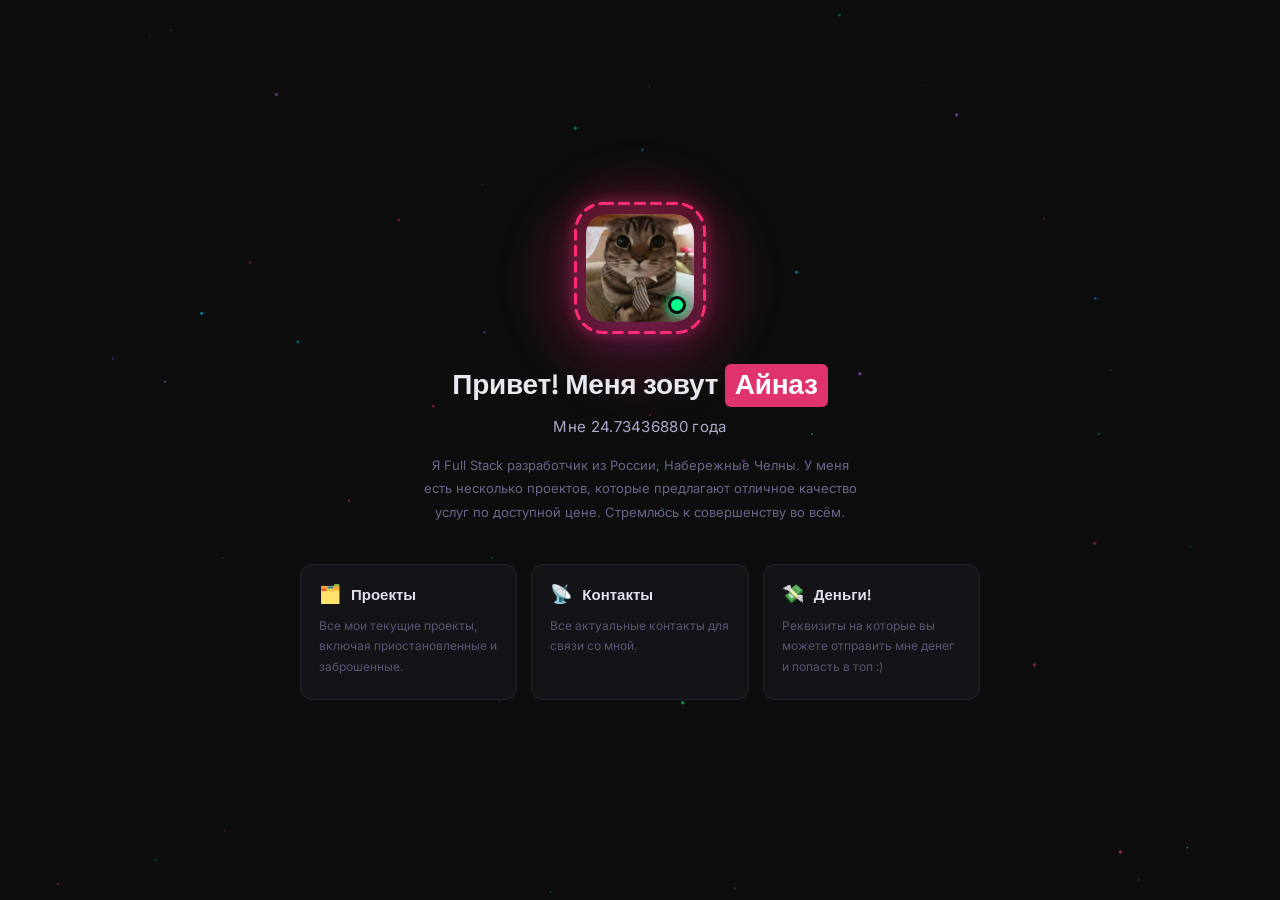
<file: index.html>
<!DOCTYPE html>
<html lang="ru">
<head>
  <meta charset="UTF-8" />
  <meta name="viewport" content="width=device-width, initial-scale=1.0" />
  <title>Айназ — Backend Developer</title>
  <link rel="stylesheet" href="style.css" />
  <style>
    /* ── Page-specific overrides ── */

    body {
      background: #0d0d0d;
    }

    .wrapper {
      justify-content: center;
      gap: 0;
    }

    /* Avatar glow behind */
    .avatar-glow {
      position: absolute;
      width: 260px;
      height: 260px;
      border-radius: 50%;
      background: radial-gradient(circle, rgba(160, 60, 200, 0.38) 0%, rgba(200, 40, 100, 0.15) 45%, transparent 70%);
      top: 50%;
      left: 50%;
      transform: translate(-50%, -50%);
      pointer-events: none;
      z-index: 0;
      filter: blur(12px);
    }

    .avatar-container {
      padding: 14px;
      z-index: 1;
    }

    /* Name with solid pink badge */
    .name-badge {
      display: inline-block;
      background: #e0336e;
      color: #fff;
      font-weight: 700;
      padding: 2px 10px 3px;
      border-radius: 6px;
      font-size: inherit;
      line-height: inherit;
      vertical-align: baseline;
    }

    .hero-name {
      font-size: clamp(22px, 4vw, 28px);
      font-weight: 600;
      margin-bottom: 10px;
      line-height: 1.35;
      letter-spacing: -0.01em;
    }

    /* Age decimal */
    .hero-age {
      font-size: 15px;
      color: #aaaacc;
      margin-bottom: 18px;
    }

    .hero-age #age-display {
      color: #aaaacc;
      font-weight: 400;
    }

    /* Bio */
    .hero-bio {
      font-size: 13px;
      color: #666688;
      line-height: 1.8;
      max-width: 440px;
      margin: 0 auto 40px;
    }

    /* ── Nav cards – reference style ── */
    .nav-cards {
      display: grid;
      grid-template-columns: repeat(3, 1fr);
      gap: 14px;
      max-width: 680px;
      width: 100%;
    }

    @media (max-width: 560px) {
      .nav-cards { grid-template-columns: 1fr; }
    }

    .nav-card {
      padding: 20px 18px 22px;
      border-radius: 12px;
      background: #141418;
      border: 1px solid #222230;
      gap: 0;
    }

    .nav-card-header {
      display: flex;
      align-items: center;
      gap: 10px;
      margin-bottom: 12px;
    }

    .nav-card-icon {
      font-size: 18px;
      line-height: 1;
      flex-shrink: 0;
      transition: transform 0.3s ease;
    }

    .nav-card:hover .nav-card-icon {
      transform: scale(1.2) rotate(-5deg);
    }

    .nav-card-title {
      font-size: 15px;
      font-weight: 600;
      letter-spacing: 0;
      color: #e0e0ee;
    }

    .nav-card-desc {
      font-size: 12px;
      line-height: 1.7;
      color: #555570;
      margin: 0;
    }

    /* hide arrow on main page cards */
    .nav-card-arrow { display: none; }
  </style>
</head>
<body>

  <canvas id="particles"></canvas>

  <div class="wrapper">

    <!-- Glow behind avatar -->
    <div style="position:relative;">
      <div class="avatar-glow"></div>

      <!-- Avatar -->
      <div class="avatar-container anim-fadeup">
        <div class="avatar-ring">
          <img class="avatar-img" src="img/profile.jpg" alt="Айназ" />
          <svg class="avatar-dashed-ring" viewBox="0 0 132 132" xmlns="http://www.w3.org/2000/svg">
            <rect x="1.5" y="1.5" width="129" height="129" rx="28" ry="28"/>
          </svg>
          <div class="avatar-status"></div>
        </div>
      </div>
    </div>

    <!-- Hero text -->
    <div class="hero anim-fadeup delay-2" style="text-align:center;">

      <h1 class="hero-name">
        Привет! Меня зовут <span class="name-badge">Айназ</span>
      </h1>

      <p class="hero-age">
        Мне <span id="age-display">загрузка...</span> года
      </p>

      <p class="hero-bio">
        Я Full Stack разработчик из России, Набережные Челны. У меня есть несколько проектов,
        которые предлагают отличное качество услуг по доступной цене. Стремлюсь к
        совершенству во всём.
      </p>

    </div>

    <!-- Navigation cards -->
    <div class="nav-cards anim-fadeup delay-3">

      <a href="projects.html" class="nav-card neon-cyan">
        <div class="nav-card-header">
          <div class="nav-card-icon">🗂️</div>
          <div class="nav-card-title">Проекты</div>
        </div>
        <div class="nav-card-desc">
          Все мои текущие проекты, включая приостановленные и заброшенные.
        </div>
      </a>

      <a href="contacts.html" class="nav-card neon-pink">
        <div class="nav-card-header">
          <div class="nav-card-icon">📡</div>
          <div class="nav-card-title">Контакты</div>
        </div>
        <div class="nav-card-desc">
          Все актуальные контакты для связи со мной.
        </div>
      </a>

      <a href="donate.html" class="nav-card neon-green">
        <div class="nav-card-header">
          <div class="nav-card-icon">💸</div>
          <div class="nav-card-title">Деньги!</div>
        </div>
        <div class="nav-card-desc">
          Реквизиты на которые вы можете отправить мне денег и попасть в топ&nbsp;:)
        </div>
      </a>

    </div>

  </div>

  <script src="script.js"></script>
</body>
</html>
</file>
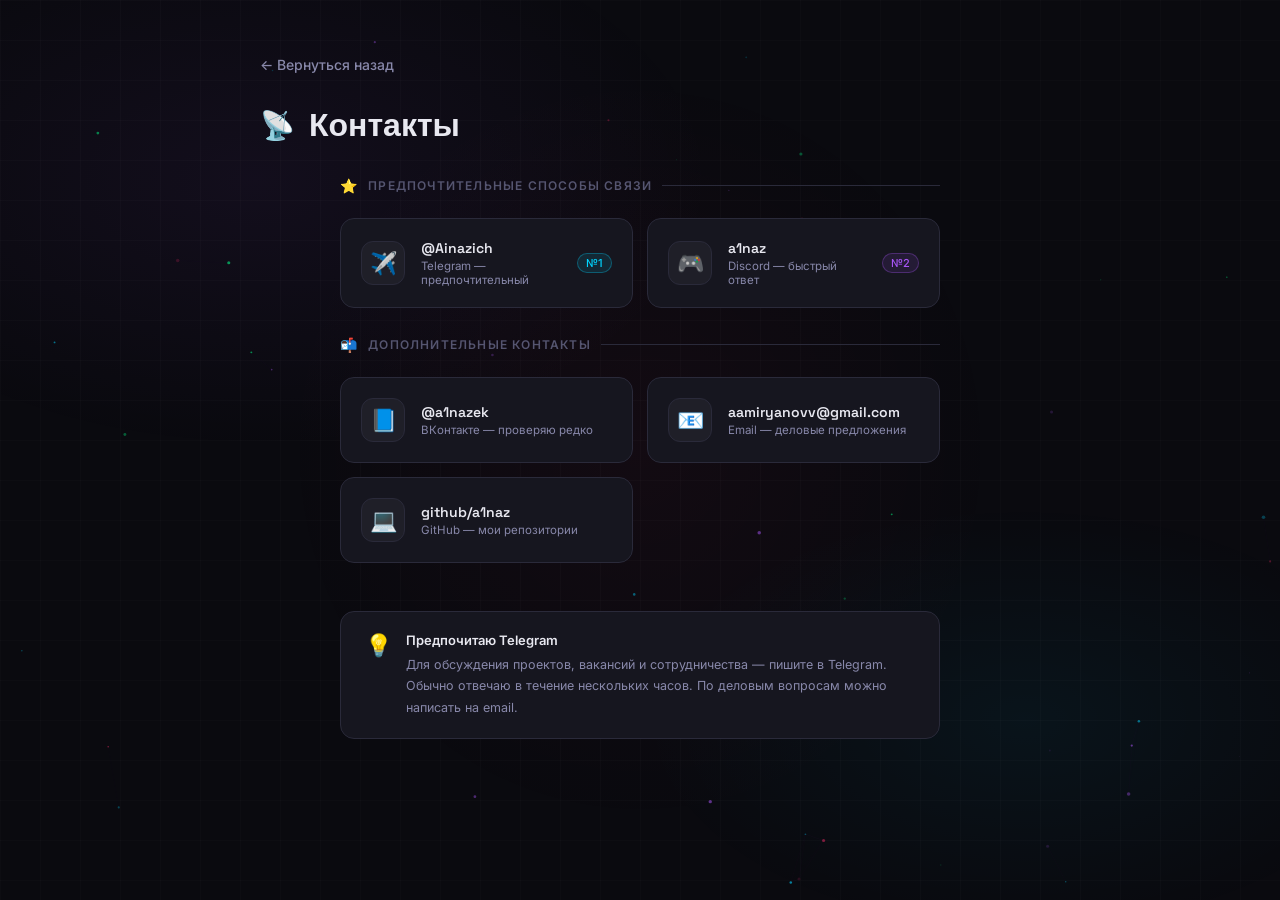
<file: contacts.html>
<!DOCTYPE html>
<html lang="ru">
<head>
  <meta charset="UTF-8" />
  <meta name="viewport" content="width=device-width, initial-scale=1.0" />
  <title>Контакты — Айназ</title>
  <link rel="stylesheet" href="style.css" />
</head>
<body>

  <div class="bg-noise"></div>
  <div class="bg-grid"></div>
  <canvas id="particles"></canvas>

  <div class="wrapper" style="justify-content: flex-start; padding-top: 48px;">

    <!-- Page header -->
    <div class="page-header anim-slideright">
      <a href="index.html" class="back-link">← Вернуться назад</a>
      <h1 class="page-title">
        <span class="page-title-icon">📡</span>
        Контакты
      </h1>
    </div>

    <!-- Preferred -->
    <div style="width:100%; max-width:600px; margin-bottom: 8px;" class="anim-fadeup delay-1">
      <div class="section-label">
        <span class="section-label-icon">⭐</span>
        Предпочтительные способы связи
      </div>
    </div>

    <div class="contacts-grid" style="margin-bottom: 28px;">

      <a href="https://t.me/Ainazich" target="_blank" class="contact-card neon-cyan anim-fadeup delay-2">
        <div class="contact-icon">✈️</div>
        <div class="contact-info">
          <div class="contact-handle">@Ainazich</div>
          <div class="contact-label">Telegram — предпочтительный</div>
        </div>
        <span class="contact-priority badge-cyan" style="border:1px solid rgba(0,212,255,0.3);">№1</span>
      </a>

      <a href="https://discord.com/users/a1naz" target="_blank" class="contact-card neon-purple anim-fadeup delay-3">
        <div class="contact-icon">🎮</div>
        <div class="contact-info">
          <div class="contact-handle">a1naz</div>
          <div class="contact-label">Discord — быстрый ответ</div>
        </div>
        <span class="contact-priority badge-purple" style="border:1px solid rgba(168,85,247,0.3);">№2</span>
      </a>

    </div>

    <!-- Other -->
    <div style="width:100%; max-width:600px; margin-bottom: 8px;" class="anim-fadeup delay-4">
      <div class="section-label">
        <span class="section-label-icon">📬</span>
        Дополнительные контакты
      </div>
    </div>

    <div class="contacts-grid" style="margin-bottom: 48px;">

      <a href="https://vk.com/a1nazek" target="_blank" class="contact-card neon-pink anim-fadeup delay-5">
        <div class="contact-icon">📘</div>
        <div class="contact-info">
          <div class="contact-handle">@a1nazek</div>
          <div class="contact-label">ВКонтакте — проверяю редко</div>
        </div>
      </a>

      <a href="mailto:boss@play2go.cloud" class="contact-card neon-green anim-fadeup delay-6">
        <div class="contact-icon">📧</div>
        <div class="contact-info">
          <div class="contact-handle">aamiryanovv@gmail.com</div>
          <div class="contact-label">Email — деловые предложения</div>
        </div>
      </a>

      <a href="https://github.com/a1naz" target="_blank" class="contact-card neon-orange anim-fadeup delay-7">
        <div class="contact-icon">💻</div>
        <div class="contact-info">
          <div class="contact-handle">github/a1naz</div>
          <div class="contact-label">GitHub — мои репозитории</div>
        </div>
      </a>

    </div>

    <!-- Info block -->
    <div class="anim-fadeup delay-8" style="
      width: 100%;
      max-width: 600px;
      background: var(--bg-card);
      border: 1px solid var(--border);
      border-radius: 14px;
      padding: 20px 24px;
      margin-bottom: 48px;
      display: flex;
      gap: 14px;
      align-items: flex-start;
    ">
      <span style="font-size:22px; flex-shrink:0;">💡</span>
      <div>
        <p style="font-size:13px; font-weight:600; margin-bottom:6px; color: var(--text-primary);">Предпочитаю Telegram</p>
        <p style="font-size:12.5px; line-height:1.7; color: var(--text-secondary);">
          Для обсуждения проектов, вакансий и сотрудничества — пишите в Telegram.
          Обычно отвечаю в течение нескольких часов. По деловым вопросам можно
          написать на email.
        </p>
      </div>
    </div>

  </div>

  <script src="script.js"></script>
</body>
</html>
</file>
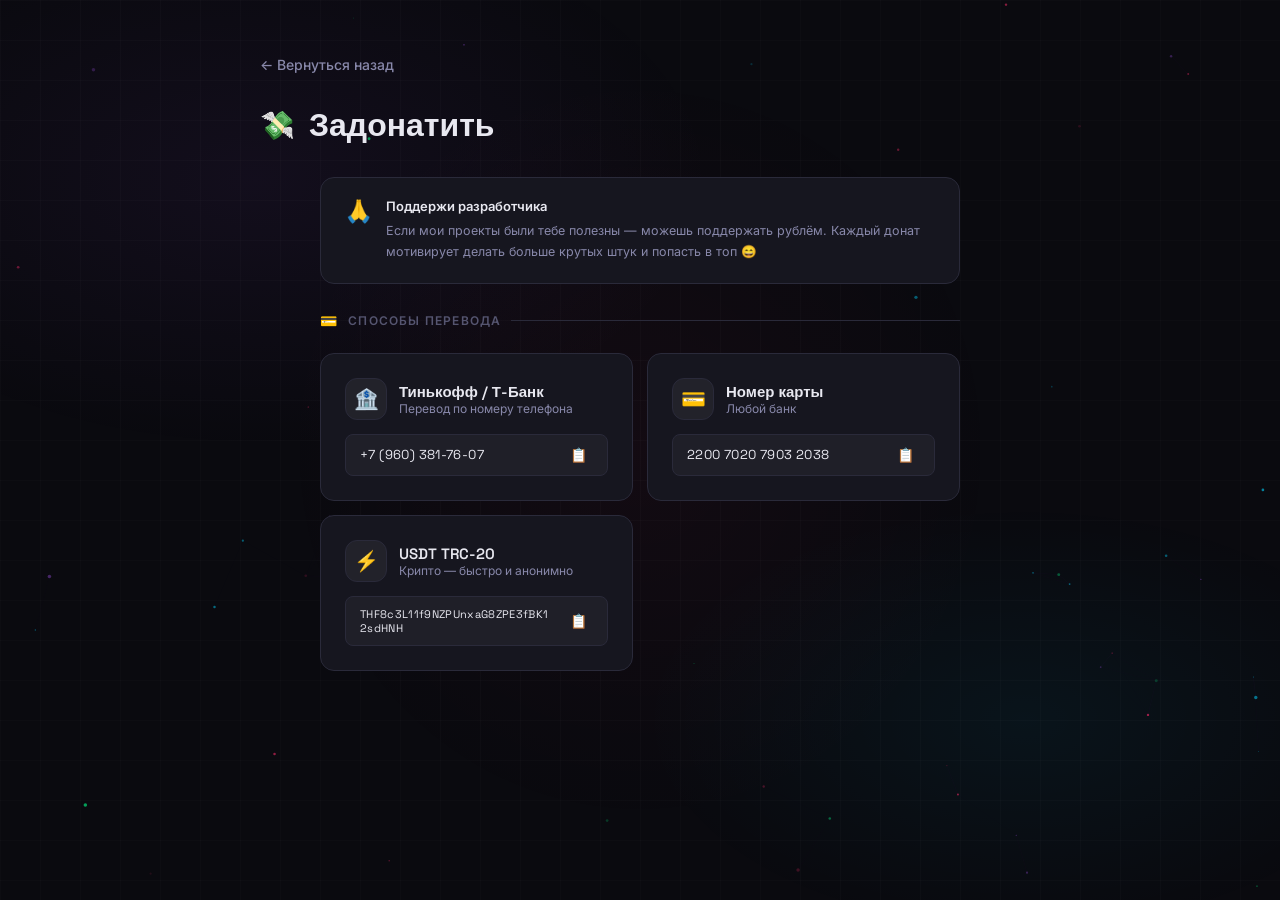
<file: donate.html>
<!DOCTYPE html>
<html lang="ru">
<head>
  <meta charset="UTF-8" />
  <meta name="viewport" content="width=device-width, initial-scale=1.0" />
  <title>Донат — Айназ</title>
  <link rel="stylesheet" href="style.css" />
  <style>
    .donate-card {
      position: relative;
      background: var(--bg-card);
      border: 1px solid var(--border);
      border-radius: 14px;
      padding: 24px;
      overflow: hidden;
      transition:
        transform 0.25s cubic-bezier(0.34, 1.56, 0.64, 1),
        border-color 0.25s ease,
        box-shadow 0.25s ease,
        background 0.25s ease;
    }

    .donate-card::after {
      content: '';
      position: absolute;
      top: 0;
      left: -100%;
      width: 60%;
      height: 100%;
      background: linear-gradient(90deg, transparent, rgba(255,255,255,0.03), transparent);
      transition: left 0.5s ease;
      pointer-events: none;
    }
    .donate-card:hover::after { left: 140%; }

    .donate-card.neon-pink:hover  { transform: translateY(4px); border-color: rgba(255,45,107,0.7);  box-shadow: 0 0 20px rgba(255,45,107,0.3),  inset 0 0 20px rgba(255,45,107,0.04); background: var(--bg-card-hover); }
    .donate-card.neon-cyan:hover  { transform: translateY(4px); border-color: rgba(0,212,255,0.7);   box-shadow: 0 0 20px rgba(0,212,255,0.3),   inset 0 0 20px rgba(0,212,255,0.04);  background: var(--bg-card-hover); }
    .donate-card.neon-purple:hover{ transform: translateY(4px); border-color: rgba(168,85,247,0.7);  box-shadow: 0 0 20px rgba(168,85,247,0.3),  inset 0 0 20px rgba(168,85,247,0.04); background: var(--bg-card-hover); }
    .donate-card.neon-green:hover { transform: translateY(4px); border-color: rgba(0,255,136,0.7);   box-shadow: 0 0 20px rgba(0,255,136,0.3),   inset 0 0 20px rgba(0,255,136,0.04);  background: var(--bg-card-hover); }

    .donate-header {
      display: flex;
      align-items: center;
      gap: 12px;
      margin-bottom: 14px;
    }

    .donate-icon {
      width: 42px;
      height: 42px;
      border-radius: 12px;
      background: rgba(255,255,255,0.05);
      border: 1px solid var(--border);
      display: flex;
      align-items: center;
      justify-content: center;
      font-size: 20px;
      transition: transform 0.3s ease;
      flex-shrink: 0;
    }

    .donate-card:hover .donate-icon {
      transform: scale(1.1) rotate(-5deg);
    }

    .donate-method {
      font-family: 'Space Grotesk', sans-serif;
      font-size: 15px;
      font-weight: 600;
    }

    .donate-note {
      font-size: 12px;
      color: var(--text-secondary);
    }

    .donate-requisite {
      font-family: 'Space Grotesk', monospace;
      font-size: 13px;
      color: var(--text-primary);
      background: rgba(255,255,255,0.04);
      border: 1px solid var(--border);
      border-radius: 8px;
      padding: 10px 14px;
      letter-spacing: 0.03em;
      display: flex;
      align-items: center;
      justify-content: space-between;
      gap: 10px;
    }

    .copy-btn {
      background: none;
      border: none;
      cursor: pointer;
      color: var(--text-muted);
      font-size: 14px;
      padding: 2px 6px;
      border-radius: 6px;
      transition: color 0.2s ease, background 0.2s ease;
      flex-shrink: 0;
    }

    .copy-btn:hover {
      color: var(--text-primary);
      background: rgba(255,255,255,0.06);
    }

    .donate-grid {
      display: grid;
      grid-template-columns: repeat(auto-fill, minmax(260px, 1fr));
      gap: 14px;
      width: 100%;
      max-width: 640px;
      margin-bottom: 40px;
    }

    .toast {
      position: fixed;
      bottom: 28px;
      left: 50%;
      transform: translateX(-50%) translateY(20px);
      background: var(--bg-card);
      border: 1px solid rgba(0,255,136,0.4);
      color: var(--accent-green);
      padding: 10px 20px;
      border-radius: 100px;
      font-size: 13px;
      font-weight: 500;
      box-shadow: 0 0 16px rgba(0,255,136,0.2);
      opacity: 0;
      transition: opacity 0.3s ease, transform 0.3s ease;
      z-index: 999;
      pointer-events: none;
    }

    .toast.show {
      opacity: 1;
      transform: translateX(-50%) translateY(0);
    }
  </style>
</head>
<body>

  <div class="bg-noise"></div>
  <div class="bg-grid"></div>
  <canvas id="particles"></canvas>
  <div class="toast" id="toast">✓ Скопировано!</div>

  <div class="wrapper" style="justify-content: flex-start; padding-top: 48px;">

    <!-- Page header -->
    <div class="page-header anim-slideright">
      <a href="index.html" class="back-link">← Вернуться назад</a>
      <h1 class="page-title">
        <span class="page-title-icon">💸</span>
        Задонатить
      </h1>
    </div>

    <!-- Description -->
    <div class="anim-fadeup delay-1" style="
      width: 100%;
      max-width: 640px;
      background: var(--bg-card);
      border: 1px solid var(--border);
      border-radius: 14px;
      padding: 20px 24px;
      margin-bottom: 28px;
      display: flex;
      gap: 14px;
      align-items: flex-start;
    ">
      <span style="font-size:22px; flex-shrink:0;">🙏</span>
      <div>
        <p style="font-size:13px; font-weight:600; margin-bottom:6px; color: var(--text-primary);">Поддержи разработчика</p>
        <p style="font-size:12.5px; line-height:1.7; color: var(--text-secondary);">
          Если мои проекты были тебе полезны — можешь поддержать рублём.
          Каждый донат мотивирует делать больше крутых штук и попасть в топ 😄
        </p>
      </div>
    </div>

    <!-- Donation methods -->
    <div style="width:100%; max-width:640px; margin-bottom: 8px;" class="anim-fadeup delay-2">
      <div class="section-label">
        <span class="section-label-icon">💳</span>
        Способы перевода
      </div>
    </div>

    <div class="donate-grid">

      <div class="donate-card neon-green anim-fadeup delay-3">
        <div class="donate-header">
          <div class="donate-icon">🏦</div>
          <div>
            <div class="donate-method">Тинькофф / Т-Банк</div>
            <div class="donate-note">Перевод по номеру телефона</div>
          </div>
        </div>
        <div class="donate-requisite">
          <span id="tinkoff-num">+7 (960) 381-76-07</span>
          <button class="copy-btn" onclick="copyTo('tinkoff-num')">📋</button>
        </div>
      </div>

      <div class="donate-card neon-cyan anim-fadeup delay-4">
        <div class="donate-header">
          <div class="donate-icon">💳</div>
          <div>
            <div class="donate-method">Номер карты</div>
            <div class="donate-note">Любой банк</div>
          </div>
        </div>
        <div class="donate-requisite">
          <span id="card-num">2200 7020 7903 2038</span>
          <button class="copy-btn" onclick="copyTo('card-num')">📋</button>
        </div>
      </div>

      <div class="donate-card neon-purple anim-fadeup delay-5">
        <div class="donate-header">
          <div class="donate-icon">⚡</div>
          <div>
            <div class="donate-method">USDT TRC-20</div>
            <div class="donate-note">Крипто — быстро и анонимно</div>
          </div>
        </div>
        <div class="donate-requisite" style="font-size:11px; word-break:break-all;">
          <span id="usdt-addr">THF8c3L11f9NZPUnxaG8ZPE3fBK12sdHNH</span>
          <button class="copy-btn" onclick="copyTo('usdt-addr')">📋</button>
        </div>
      </div>

      

    </div>

  </div>

  <script src="script.js"></script>
  <script>
    function copyTo(id) {
      const text = document.getElementById(id).textContent.trim();
      navigator.clipboard.writeText(text).then(() => {
        const toast = document.getElementById('toast');
        toast.classList.add('show');
        setTimeout(() => toast.classList.remove('show'), 2200);
      });
    }
  </script>
</body>
</html>
</file>
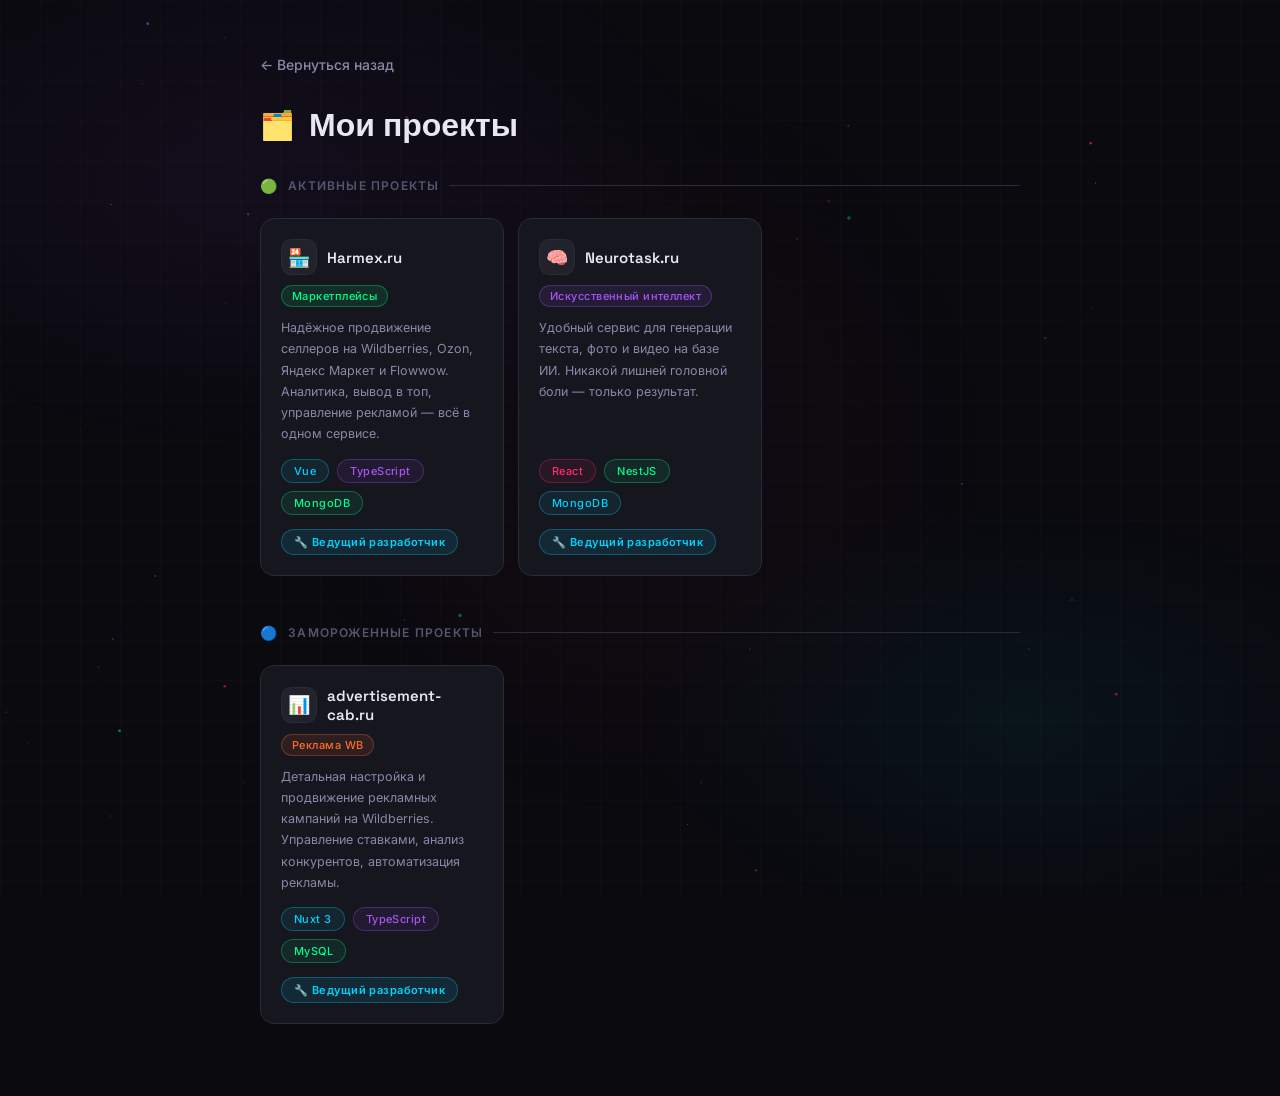
<file: projects.html>
<!DOCTYPE html>
<html lang="ru">
<head>
  <meta charset="UTF-8" />
  <meta name="viewport" content="width=device-width, initial-scale=1.0" />
  <title>Проекты — Айназ</title>
  <link rel="stylesheet" href="style.css" />
</head>
<body>

  <div class="bg-noise"></div>
  <div class="bg-grid"></div>
  <canvas id="particles"></canvas>

  <div class="wrapper" style="justify-content: flex-start; padding-top: 48px;">

    <!-- Page header -->
    <div class="page-header anim-slideright">
      <a href="index.html" class="back-link">← Вернуться назад</a>
      <h1 class="page-title">
        <span class="page-title-icon">🗂️</span>
        Мои проекты
      </h1>
    </div>

    <!-- ── ACTIVE PROJECTS ── -->
    <div style="width:100%; max-width:760px; margin-bottom: 8px;" class="anim-fadeup delay-1">
      <div class="section-label">
        <span class="section-label-icon">🟢</span>
        Активные проекты
      </div>
    </div>

    <div class="projects-grid">

      <!-- Harmex.ru -->
      <div class="project-card neon-green anim-fadeup delay-2">
        <div class="project-card-header">
          <div class="project-icon">🏪</div>
          <div class="project-name">Harmex.ru</div>
        </div>
        <span class="project-badge badge-green">Маркетплейсы</span>
        <p class="project-desc">
          Надёжное продвижение селлеров на Wildberries, Ozon, Яндекс Маркет
          и Flowwow. Аналитика, вывод в топ, управление рекламой — всё в одном сервисе.
        </p>
        <div style="display:flex; gap:8px; flex-wrap:wrap; margin-top:4px;">
          <span class="tag tag-cyan" style="font-size:11px;">Vue</span>
          <span class="tag tag-purple" style="font-size:11px;">TypeScript</span>
          <span class="tag tag-green" style="font-size:11px;">MongoDB</span>
        </div>
        <span class="project-role badge-cyan" style="border: 1px solid rgba(0,212,255,0.3);">
          🔧 Ведущий разработчик
        </span>
      </div>

      <!-- Neurotask.ru -->
      <div class="project-card neon-purple anim-fadeup delay-3">
        <div class="project-card-header">
          <div class="project-icon">🧠</div>
          <div class="project-name">Neurotask.ru</div>
        </div>
        <span class="project-badge badge-purple">Искусственный интеллект</span>
        <p class="project-desc">
          Удобный сервис для генерации текста, фото и видео на базе ИИ.
          Никакой лишней головной боли — только результат.
        </p>
        <div style="display:flex; gap:8px; flex-wrap:wrap; margin-top:4px;">
          <span class="tag tag-pink" style="font-size:11px;">React</span>
          <span class="tag tag-green" style="font-size:11px;">NestJS</span>
          <span class="tag tag-cyan" style="font-size:11px;">MongoDB</span>
        </div>
        <span class="project-role badge-cyan" style="border: 1px solid rgba(0,212,255,0.3);">
          🔧 Ведущий разработчик
        </span>
      </div>

    </div>

    <!-- ── FROZEN PROJECTS ── -->
    <div style="width:100%; max-width:760px; margin-bottom: 8px; margin-top: 16px;" class="anim-fadeup delay-5">
      <div class="section-label">
        <span class="section-label-icon">🔵</span>
        Замороженные проекты
      </div>
    </div>

    <div class="projects-grid">

      <!-- advertisement-cab.ru -->
      <div class="project-card neon-orange anim-fadeup delay-6">
        <div class="project-card-header">
          <div class="project-icon">📊</div>
          <div class="project-name">advertisement-cab.ru</div>
        </div>
        <span class="project-badge badge-orange">Реклама WB</span>
        <p class="project-desc">
          Детальная настройка и продвижение рекламных кампаний на Wildberries.
          Управление ставками, анализ конкурентов, автоматизация рекламы.
        </p>
        <div style="display:flex; gap:8px; flex-wrap:wrap; margin-top:4px;">
          <span class="tag tag-cyan" style="font-size:11px;">Nuxt 3</span>
          <span class="tag tag-purple" style="font-size:11px;">TypeScript</span>
          <span class="tag tag-green" style="font-size:11px;">MySQL</span>
        </div>
        <span class="project-role badge-cyan" style="border: 1px solid rgba(0,212,255,0.3);">
          🔧 Ведущий разработчик
        </span>
      </div>

    </div>

    

  </div>

  <script src="script.js"></script>
</body>
</html>
</file>
<file: style.css>
@import url('https://fonts.googleapis.com/css2?family=Inter:wght@300;400;500;600;700;800&family=Space+Grotesk:wght@400;500;600;700&display=swap');

:root {
  --bg-primary: #0a0a0f;
  --bg-secondary: #111118;
  --bg-card: #16161f;
  --bg-card-hover: #1e1e2a;
  --border: #2a2a3a;
  --border-hover: #3a3a50;
  --text-primary: #e8e8f0;
  --text-secondary: #8888aa;
  --text-muted: #555570;
  --accent-pink: #ff2d6b;
  --accent-cyan: #00d4ff;
  --accent-purple: #a855f7;
  --accent-green: #00ff88;
  --neon-pink: #ff2d6b;
  --neon-cyan: #00d4ff;
  --neon-purple: #a855f7;
  --neon-green: #00ff88;
  --neon-orange: #ff6b2d;
}

* {
  margin: 0;
  padding: 0;
  box-sizing: border-box;
}

html {
  scroll-behavior: smooth;
}

body {
  background-color: var(--bg-primary);
  color: var(--text-primary);
  font-family: 'Inter', sans-serif;
  min-height: 100vh;
  overflow-x: hidden;
  position: relative;
}

/* ── Background particles ── */
.bg-noise {
  position: fixed;
  inset: 0;
  background-image:
    radial-gradient(ellipse 60% 50% at 20% 20%, rgba(168, 85, 247, 0.06) 0%, transparent 60%),
    radial-gradient(ellipse 50% 40% at 80% 80%, rgba(0, 212, 255, 0.05) 0%, transparent 60%),
    radial-gradient(ellipse 40% 60% at 50% 50%, rgba(255, 45, 107, 0.04) 0%, transparent 70%);
  pointer-events: none;
  z-index: 0;
}

.bg-grid {
  position: fixed;
  inset: 0;
  background-image:
    linear-gradient(rgba(255,255,255,0.015) 1px, transparent 1px),
    linear-gradient(90deg, rgba(255,255,255,0.015) 1px, transparent 1px);
  background-size: 40px 40px;
  pointer-events: none;
  z-index: 0;
}

/* ── Particles canvas ── */
#particles {
  position: fixed;
  inset: 0;
  pointer-events: none;
  z-index: 0;
}

/* ── Main wrapper ── */
.wrapper {
  position: relative;
  z-index: 1;
  min-height: 100vh;
  display: flex;
  flex-direction: column;
  align-items: center;
  justify-content: center;
  padding: 40px 20px;
}

/* ── Avatar ── */
.avatar-container {
  position: relative;
  margin-bottom: 28px;
  /* extra space so the SVG ring doesn't get clipped */
  padding: 12px;
}

.avatar-ring {
  position: relative;
  width: 108px;
  height: 108px;
  border-radius: 22px;
  /* subtle inner glow */
  box-shadow:
    0 0 24px rgba(255, 45, 107, 0.35),
    0 0 48px rgba(255, 45, 107, 0.15);
}

/* SVG dashed sticker border */
.avatar-dashed-ring {
  position: absolute;
  /* centered, sticks out 12px on every side */
  top: -12px;
  left: -12px;
  width: 132px;
  height: 132px;
  pointer-events: none;
  overflow: visible;
}

.avatar-dashed-ring rect {
  fill: none;
  stroke: #ff2d78;
  stroke-width: 3;
  stroke-linecap: round;
  stroke-dasharray: 9 7;
  /* marching-ants animation */
  animation: march 1.4s linear infinite;
  filter: drop-shadow(0 0 6px rgba(255, 45, 120, 0.9))
          drop-shadow(0 0 14px rgba(255, 45, 120, 0.5));
}

@keyframes march {
  to { stroke-dashoffset: -32; }
}

.avatar-img {
  width: 100%;
  height: 100%;
  border-radius: 20px;
  object-fit: cover;
  display: block;
}

.avatar-placeholder {
  width: 100%;
  height: 100%;
  border-radius: 20px;
  background: linear-gradient(135deg, #1a1a2e, #16213e);
  display: flex;
  align-items: center;
  justify-content: center;
  font-size: 42px;
  user-select: none;
}

.avatar-status {
  position: absolute;
  bottom: 8px;
  right: 8px;
  width: 18px;
  height: 18px;
  background: var(--accent-green);
  border-radius: 50%;
  border: 3px solid var(--bg-primary);
  box-shadow: 0 0 8px var(--accent-green);
  animation: pulse-status 2s ease-in-out infinite;
}

@keyframes pulse-status {
  0%, 100% { box-shadow: 0 0 8px var(--accent-green); }
  50% { box-shadow: 0 0 16px var(--accent-green), 0 0 24px rgba(0, 255, 136, 0.4); }
}

/* ── Hero section ── */
.hero {
  text-align: center;
  max-width: 600px;
}

.hero-greeting {
  font-size: 15px;
  color: var(--text-muted);
  letter-spacing: 0.1em;
  text-transform: uppercase;
  margin-bottom: 8px;
  font-weight: 500;
}

.hero-name {
  font-family: 'Space Grotesk', sans-serif;
  font-size: clamp(28px, 5vw, 42px);
  font-weight: 700;
  margin-bottom: 10px;
  line-height: 1.2;
}

.hero-name .highlight {
  background: linear-gradient(90deg, var(--accent-pink), var(--accent-purple));
  -webkit-background-clip: text;
  -webkit-text-fill-color: transparent;
  background-clip: text;
  position: relative;
}

.hero-age {
  font-size: 15px;
  color: var(--text-secondary);
  margin-bottom: 20px;
  font-weight: 400;
  letter-spacing: 0.02em;
}

.hero-bio {
  font-size: 14px;
  line-height: 1.8;
  color: var(--text-secondary);
  max-width: 480px;
  margin: 0 auto 36px;
}

/* ── Tags / skills ── */
.hero-tags {
  display: flex;
  flex-wrap: wrap;
  justify-content: center;
  gap: 8px;
  margin-bottom: 40px;
}

.tag {
  padding: 4px 12px;
  border-radius: 100px;
  font-size: 12px;
  font-weight: 500;
  border: 1px solid;
  letter-spacing: 0.04em;
  transition: all 0.3s ease;
}

.tag:hover {
  transform: translateY(-2px);
}

.tag-pink  { color: var(--accent-pink);   border-color: rgba(255,45,107,0.3);   background: rgba(255,45,107,0.08); }
.tag-cyan  { color: var(--accent-cyan);   border-color: rgba(0,212,255,0.3);    background: rgba(0,212,255,0.08); }
.tag-purple{ color: var(--accent-purple); border-color: rgba(168,85,247,0.3);   background: rgba(168,85,247,0.08); }
.tag-green { color: var(--accent-green);  border-color: rgba(0,255,136,0.3);    background: rgba(0,255,136,0.08); }

/* ── Navigation cards ── */
.nav-cards {
  display: grid;
  grid-template-columns: repeat(auto-fit, minmax(180px, 1fr));
  gap: 16px;
  width: 100%;
  max-width: 620px;
}

/* ── BASE BUTTON CARD ── */
.nav-card {
  position: relative;
  background: var(--bg-card);
  border: 1px solid var(--border);
  border-radius: 16px;
  padding: 24px 20px;
  text-decoration: none;
  color: var(--text-primary);
  cursor: pointer;
  overflow: hidden;
  transition:
    transform 0.25s cubic-bezier(0.34, 1.56, 0.64, 1),
    border-color 0.25s ease,
    box-shadow 0.25s ease,
    background 0.25s ease;
  display: flex;
  flex-direction: column;
  gap: 10px;
}

.nav-card::before {
  content: '';
  position: absolute;
  inset: 0;
  opacity: 0;
  transition: opacity 0.3s ease;
  border-radius: inherit;
}

.nav-card::after {
  content: '';
  position: absolute;
  top: 0;
  left: -100%;
  width: 60%;
  height: 100%;
  background: linear-gradient(90deg, transparent, rgba(255,255,255,0.04), transparent);
  transition: left 0.5s ease;
  pointer-events: none;
}

.nav-card:hover::after {
  left: 140%;
}

/* Neon variants */
.nav-card.neon-pink:hover {
  transform: translateY(4px);
  border-color: rgba(255, 45, 107, 0.7);
  box-shadow:
    0 0 20px rgba(255, 45, 107, 0.35),
    0 0 40px rgba(255, 45, 107, 0.15),
    inset 0 0 20px rgba(255, 45, 107, 0.05);
  background: var(--bg-card-hover);
}

.nav-card.neon-cyan:hover {
  transform: translateY(4px);
  border-color: rgba(0, 212, 255, 0.7);
  box-shadow:
    0 0 20px rgba(0, 212, 255, 0.35),
    0 0 40px rgba(0, 212, 255, 0.15),
    inset 0 0 20px rgba(0, 212, 255, 0.05);
  background: var(--bg-card-hover);
}

.nav-card.neon-purple:hover {
  transform: translateY(4px);
  border-color: rgba(168, 85, 247, 0.7);
  box-shadow:
    0 0 20px rgba(168, 85, 247, 0.35),
    0 0 40px rgba(168, 85, 247, 0.15),
    inset 0 0 20px rgba(168, 85, 247, 0.05);
  background: var(--bg-card-hover);
}

.nav-card.neon-green:hover {
  transform: translateY(4px);
  border-color: rgba(0, 255, 136, 0.7);
  box-shadow:
    0 0 20px rgba(0, 255, 136, 0.35),
    0 0 40px rgba(0, 255, 136, 0.15),
    inset 0 0 20px rgba(0, 255, 136, 0.05);
  background: var(--bg-card-hover);
}

.nav-card.neon-orange:hover {
  transform: translateY(4px);
  border-color: rgba(255, 107, 45, 0.7);
  box-shadow:
    0 0 20px rgba(255, 107, 45, 0.35),
    0 0 40px rgba(255, 107, 45, 0.15),
    inset 0 0 20px rgba(255, 107, 45, 0.05);
  background: var(--bg-card-hover);
}

/* Active press */
.nav-card:active {
  transform: translateY(6px) scale(0.98);
}

.nav-card-icon {
  font-size: 26px;
  line-height: 1;
  transition: transform 0.3s ease;
}

.nav-card:hover .nav-card-icon {
  transform: scale(1.15) rotate(-5deg);
}

.nav-card-title {
  font-family: 'Space Grotesk', sans-serif;
  font-size: 16px;
  font-weight: 600;
  letter-spacing: 0.01em;
}

.nav-card-desc {
  font-size: 12px;
  line-height: 1.6;
  color: var(--text-secondary);
}

.nav-card-arrow {
  margin-top: auto;
  font-size: 18px;
  opacity: 0;
  transform: translateX(-6px);
  transition: opacity 0.25s ease, transform 0.25s ease;
}

.nav-card:hover .nav-card-arrow {
  opacity: 1;
  transform: translateX(0);
}

/* ── Page header ── */
.page-header {
  width: 100%;
  max-width: 760px;
  margin-bottom: 32px;
}

.back-link {
  display: inline-flex;
  align-items: center;
  gap: 8px;
  color: var(--text-secondary);
  text-decoration: none;
  font-size: 14px;
  font-weight: 500;
  padding: 8px 0;
  transition: color 0.2s ease, gap 0.2s ease;
  margin-bottom: 24px;
}

.back-link:hover {
  color: var(--text-primary);
  gap: 12px;
}

.page-title {
  display: flex;
  align-items: center;
  gap: 14px;
  font-family: 'Space Grotesk', sans-serif;
  font-size: clamp(22px, 4vw, 32px);
  font-weight: 700;
}

.page-title-icon {
  font-size: 28px;
}

/* ── Section label ── */
.section-label {
  display: flex;
  align-items: center;
  gap: 10px;
  font-size: 12px;
  font-weight: 600;
  letter-spacing: 0.1em;
  text-transform: uppercase;
  color: var(--text-muted);
  margin-bottom: 16px;
}

.section-label::after {
  content: '';
  flex: 1;
  height: 1px;
  background: var(--border);
}

.section-label-icon {
  font-size: 14px;
}

/* ── Project cards ── */
.projects-grid {
  display: grid;
  grid-template-columns: repeat(auto-fill, minmax(220px, 1fr));
  gap: 14px;
  width: 100%;
  max-width: 760px;
  margin-bottom: 32px;
}

.project-card {
  position: relative;
  background: var(--bg-card);
  border: 1px solid var(--border);
  border-radius: 14px;
  padding: 20px;
  text-decoration: none;
  color: var(--text-primary);
  cursor: pointer;
  overflow: hidden;
  transition:
    transform 0.25s cubic-bezier(0.34, 1.56, 0.64, 1),
    border-color 0.25s ease,
    box-shadow 0.25s ease,
    background 0.25s ease;
  display: flex;
  flex-direction: column;
  gap: 10px;
}

.project-card::after {
  content: '';
  position: absolute;
  top: 0;
  left: -100%;
  width: 60%;
  height: 100%;
  background: linear-gradient(90deg, transparent, rgba(255,255,255,0.03), transparent);
  transition: left 0.5s ease;
  pointer-events: none;
}

.project-card:hover::after {
  left: 140%;
}

/* same neon variants for project cards */
.project-card.neon-pink:hover  { transform: translateY(4px); border-color: rgba(255,45,107,0.7);  box-shadow: 0 0 20px rgba(255,45,107,0.3),  inset 0 0 20px rgba(255,45,107,0.04); background: var(--bg-card-hover); }
.project-card.neon-cyan:hover  { transform: translateY(4px); border-color: rgba(0,212,255,0.7);   box-shadow: 0 0 20px rgba(0,212,255,0.3),   inset 0 0 20px rgba(0,212,255,0.04);  background: var(--bg-card-hover); }
.project-card.neon-purple:hover{ transform: translateY(4px); border-color: rgba(168,85,247,0.7);  box-shadow: 0 0 20px rgba(168,85,247,0.3),  inset 0 0 20px rgba(168,85,247,0.04); background: var(--bg-card-hover); }
.project-card.neon-green:hover { transform: translateY(4px); border-color: rgba(0,255,136,0.7);   box-shadow: 0 0 20px rgba(0,255,136,0.3),   inset 0 0 20px rgba(0,255,136,0.04);  background: var(--bg-card-hover); }
.project-card.neon-orange:hover{ transform: translateY(4px); border-color: rgba(255,107,45,0.7);  box-shadow: 0 0 20px rgba(255,107,45,0.3),  inset 0 0 20px rgba(255,107,45,0.04); background: var(--bg-card-hover); }

.project-card:active { transform: translateY(6px) scale(0.98); }

.project-card-header {
  display: flex;
  align-items: center;
  gap: 10px;
}

.project-icon {
  width: 36px;
  height: 36px;
  border-radius: 10px;
  display: flex;
  align-items: center;
  justify-content: center;
  font-size: 18px;
  background: rgba(255,255,255,0.05);
  border: 1px solid var(--border);
  flex-shrink: 0;
}

.project-name {
  font-family: 'Space Grotesk', sans-serif;
  font-size: 15px;
  font-weight: 600;
}

.project-badge {
  display: inline-block;
  padding: 3px 10px;
  border-radius: 100px;
  font-size: 11px;
  font-weight: 500;
  border: 1px solid;
  letter-spacing: 0.04em;
  width: fit-content;
}

.badge-pink   { color: var(--accent-pink);   border-color: rgba(255,45,107,0.3);  background: rgba(255,45,107,0.1); }
.badge-cyan   { color: var(--accent-cyan);   border-color: rgba(0,212,255,0.3);   background: rgba(0,212,255,0.1); }
.badge-purple { color: var(--accent-purple); border-color: rgba(168,85,247,0.3);  background: rgba(168,85,247,0.1); }
.badge-green  { color: var(--accent-green);  border-color: rgba(0,255,136,0.3);   background: rgba(0,255,136,0.1); }
.badge-orange { color: var(--neon-orange);   border-color: rgba(255,107,45,0.3);  background: rgba(255,107,45,0.1); }

.project-desc {
  font-size: 12.5px;
  line-height: 1.7;
  color: var(--text-secondary);
  flex: 1;
}

.project-role {
  display: inline-flex;
  align-items: center;
  gap: 6px;
  padding: 5px 12px;
  border-radius: 100px;
  font-size: 11px;
  font-weight: 600;
  letter-spacing: 0.04em;
  border: 1px solid;
  width: fit-content;
  margin-top: 4px;
}

/* ── Contact cards ── */
.contacts-grid {
  display: grid;
  grid-template-columns: repeat(auto-fill, minmax(240px, 1fr));
  gap: 14px;
  width: 100%;
  max-width: 600px;
}

.contact-card {
  position: relative;
  background: var(--bg-card);
  border: 1px solid var(--border);
  border-radius: 14px;
  padding: 20px;
  text-decoration: none;
  color: var(--text-primary);
  cursor: pointer;
  overflow: hidden;
  transition:
    transform 0.25s cubic-bezier(0.34, 1.56, 0.64, 1),
    border-color 0.25s ease,
    box-shadow 0.25s ease,
    background 0.25s ease;
  display: flex;
  align-items: center;
  gap: 16px;
}

.contact-card::after {
  content: '';
  position: absolute;
  top: 0;
  left: -100%;
  width: 60%;
  height: 100%;
  background: linear-gradient(90deg, transparent, rgba(255,255,255,0.03), transparent);
  transition: left 0.5s ease;
  pointer-events: none;
}

.contact-card:hover::after {
  left: 140%;
}

.contact-card.neon-pink:hover   { transform: translateY(4px); border-color: rgba(255,45,107,0.7);  box-shadow: 0 0 20px rgba(255,45,107,0.3),  inset 0 0 20px rgba(255,45,107,0.04); background: var(--bg-card-hover); }
.contact-card.neon-cyan:hover   { transform: translateY(4px); border-color: rgba(0,212,255,0.7);   box-shadow: 0 0 20px rgba(0,212,255,0.3),   inset 0 0 20px rgba(0,212,255,0.04);  background: var(--bg-card-hover); }
.contact-card.neon-purple:hover { transform: translateY(4px); border-color: rgba(168,85,247,0.7);  box-shadow: 0 0 20px rgba(168,85,247,0.3),  inset 0 0 20px rgba(168,85,247,0.04); background: var(--bg-card-hover); }
.contact-card.neon-green:hover  { transform: translateY(4px); border-color: rgba(0,255,136,0.7);   box-shadow: 0 0 20px rgba(0,255,136,0.3),   inset 0 0 20px rgba(0,255,136,0.04);  background: var(--bg-card-hover); }
.contact-card.neon-orange:hover { transform: translateY(4px); border-color: rgba(255,107,45,0.7);  box-shadow: 0 0 20px rgba(255,107,45,0.3),  inset 0 0 20px rgba(255,107,45,0.04); background: var(--bg-card-hover); }
.contact-card:active { transform: translateY(6px) scale(0.98); }

.contact-icon {
  width: 44px;
  height: 44px;
  border-radius: 12px;
  display: flex;
  align-items: center;
  justify-content: center;
  font-size: 22px;
  flex-shrink: 0;
  border: 1px solid var(--border);
  background: rgba(255,255,255,0.04);
  transition: transform 0.3s ease;
}

.contact-card:hover .contact-icon {
  transform: scale(1.1) rotate(-5deg);
}

.contact-info {
  flex: 1;
  min-width: 0;
}

.contact-handle {
  font-family: 'Space Grotesk', sans-serif;
  font-size: 14px;
  font-weight: 600;
  white-space: nowrap;
  overflow: hidden;
  text-overflow: ellipsis;
}

.contact-label {
  font-size: 11.5px;
  color: var(--text-secondary);
  margin-top: 2px;
}

.contact-priority {
  font-size: 11px;
  padding: 2px 8px;
  border-radius: 100px;
  font-weight: 500;
  white-space: nowrap;
}

/* ── Stats strip ── */
.stats-strip {
  display: flex;
  gap: 24px;
  justify-content: center;
  flex-wrap: wrap;
  margin-bottom: 36px;
  padding: 16px 24px;
  background: var(--bg-card);
  border: 1px solid var(--border);
  border-radius: 16px;
  width: 100%;
  max-width: 560px;
}

.stat-item {
  display: flex;
  flex-direction: column;
  align-items: center;
  gap: 2px;
}

.stat-value {
  font-family: 'Space Grotesk', sans-serif;
  font-size: 20px;
  font-weight: 700;
  background: linear-gradient(90deg, var(--accent-pink), var(--accent-purple));
  -webkit-background-clip: text;
  -webkit-text-fill-color: transparent;
  background-clip: text;
}

.stat-label {
  font-size: 11px;
  color: var(--text-muted);
  letter-spacing: 0.06em;
  text-transform: uppercase;
}

.stat-divider {
  width: 1px;
  background: var(--border);
  align-self: stretch;
}

/* ── Entrance animations ── */
@keyframes fadeUp {
  from { opacity: 0; transform: translateY(24px); }
  to   { opacity: 1; transform: translateY(0); }
}

@keyframes fadeIn {
  from { opacity: 0; }
  to   { opacity: 1; }
}

@keyframes slideRight {
  from { opacity: 0; transform: translateX(-20px); }
  to   { opacity: 1; transform: translateX(0); }
}

.anim-fadeup   { animation: fadeUp   0.6s cubic-bezier(0.22, 1, 0.36, 1) both; }
.anim-fadein   { animation: fadeIn   0.5s ease both; }
.anim-slideright { animation: slideRight 0.5s cubic-bezier(0.22, 1, 0.36, 1) both; }

.delay-1 { animation-delay: 0.05s; }
.delay-2 { animation-delay: 0.1s; }
.delay-3 { animation-delay: 0.15s; }
.delay-4 { animation-delay: 0.2s; }
.delay-5 { animation-delay: 0.25s; }
.delay-6 { animation-delay: 0.3s; }
.delay-7 { animation-delay: 0.35s; }
.delay-8 { animation-delay: 0.4s; }
.delay-9 { animation-delay: 0.45s; }

/* ── Scrollbar ── */
::-webkit-scrollbar { width: 6px; }
::-webkit-scrollbar-track { background: var(--bg-primary); }
::-webkit-scrollbar-thumb { background: var(--border); border-radius: 3px; }
::-webkit-scrollbar-thumb:hover { background: var(--border-hover); }

/* ── Responsive ── */
@media (max-width: 480px) {
  .nav-cards { grid-template-columns: 1fr; }
  .projects-grid { grid-template-columns: 1fr; }
  .contacts-grid { grid-template-columns: 1fr; }
  .stats-strip { gap: 16px; }
}
</file>
